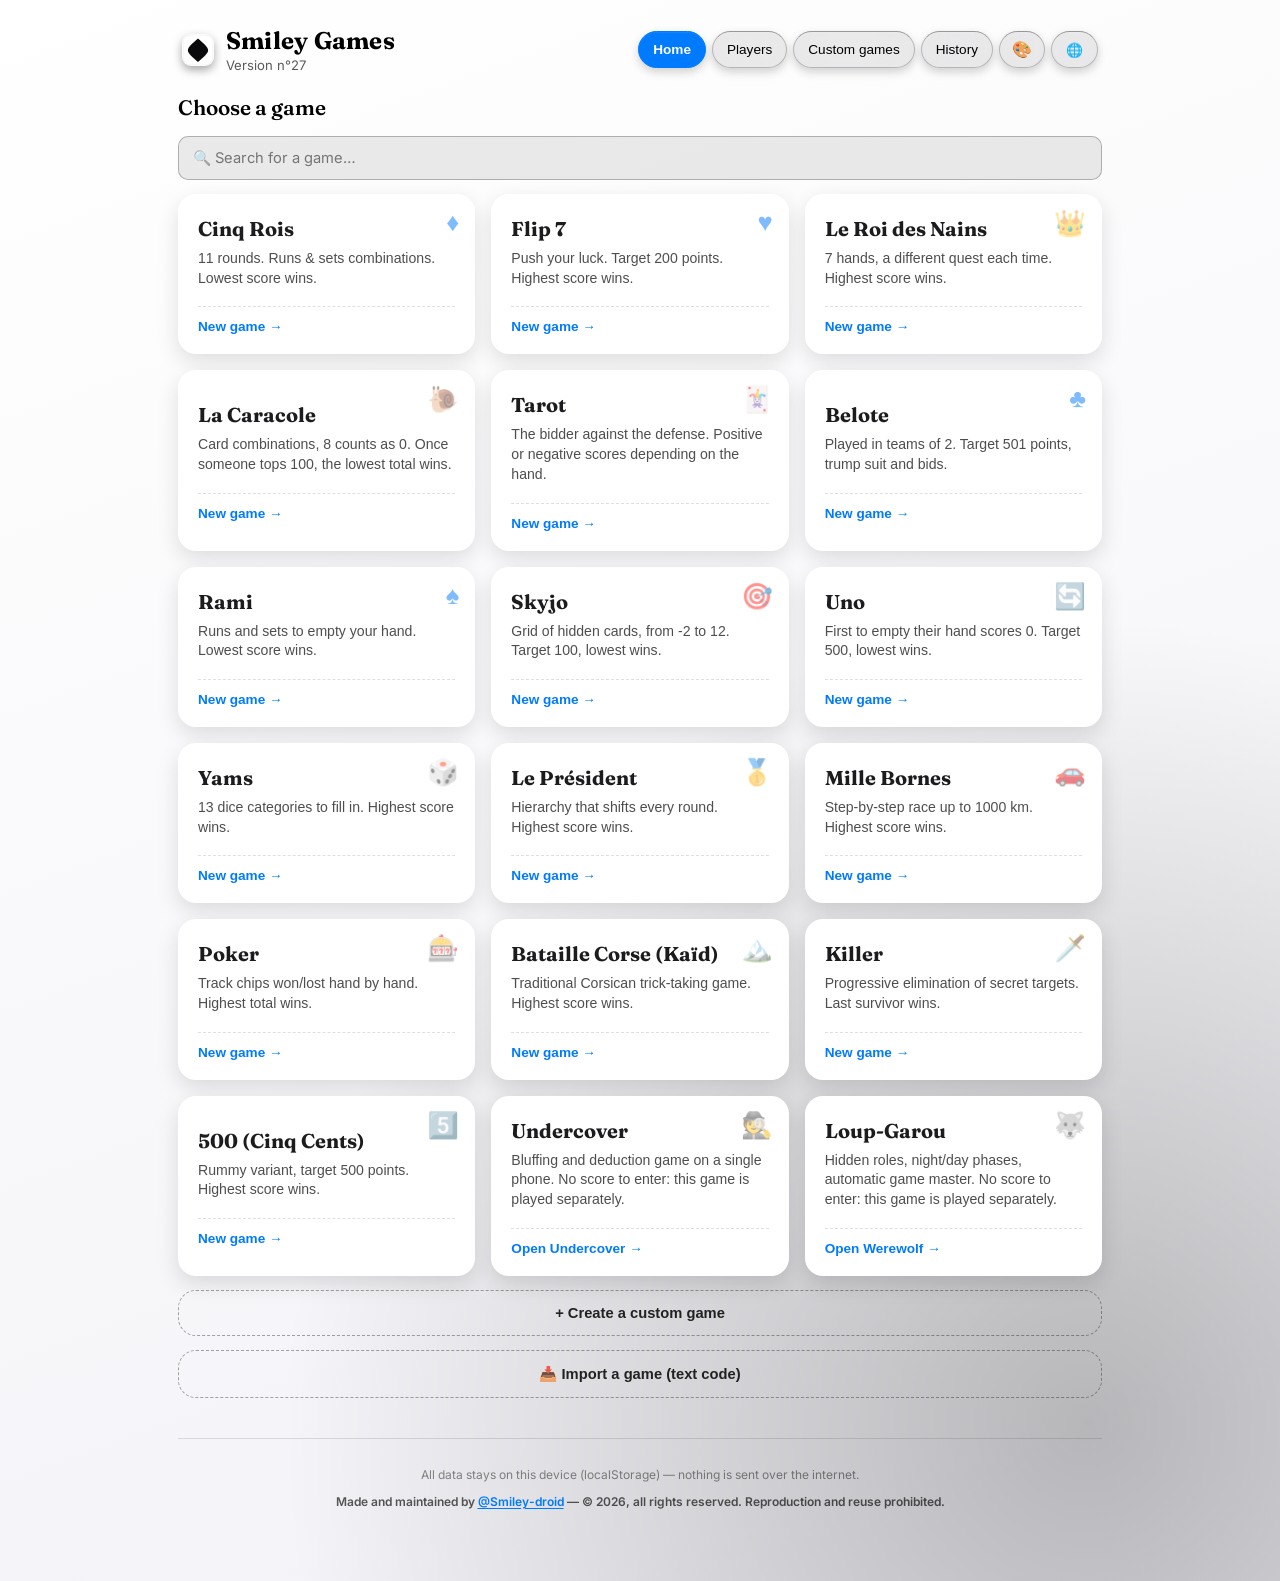
<file: index.html>
<!--
  © 2026 Smiley-droid — Tous droits réservés.
  Aucune copie, reproduction, distribution ou réutilisation de ce code
  n'est autorisée sans permission écrite préalable. Voir /LICENSE.
-->
<!DOCTYPE html>
<html lang="fr">
<head>
<meta charset="UTF-8">
<meta name="viewport" content="width=device-width, initial-scale=1.0">
<script>try{var t=localStorage.getItem('mp_theme_v1');if(t)document.documentElement.setAttribute('data-theme',t);}catch(e){}</script>
<title>Smiley Games — Cinq Rois, Flip 7, Roi des Nains, La Caracole & Undercover</title>
<link rel="icon" type="image/svg+xml" href="assets/logo.svg">
<link rel="icon" type="image/png" sizes="192x192" href="assets/icon-192.png">
<link rel="icon" type="image/png" sizes="512x512" href="assets/icon-512.png">

<!-- Icône d'application (ajout à l'écran d'accueil iOS) -->
<link rel="apple-touch-icon" href="assets/apple-touch-icon.png">
<link rel="apple-touch-icon" sizes="57x57" href="assets/icon-57.png">
<link rel="apple-touch-icon" sizes="60x60" href="assets/icon-60.png">
<link rel="apple-touch-icon" sizes="72x72" href="assets/icon-72.png">
<link rel="apple-touch-icon" sizes="76x76" href="assets/icon-76.png">
<link rel="apple-touch-icon" sizes="114x114" href="assets/icon-114.png">
<link rel="apple-touch-icon" sizes="120x120" href="assets/icon-120.png">
<link rel="apple-touch-icon" sizes="144x144" href="assets/icon-144.png">
<link rel="apple-touch-icon" sizes="152x152" href="assets/icon-152.png">
<link rel="apple-touch-icon" sizes="167x167" href="assets/icon-167.png">
<link rel="apple-touch-icon" sizes="180x180" href="assets/icon-180.png">
<meta name="apple-mobile-web-app-capable" content="yes">
<meta name="apple-mobile-web-app-status-bar-style" content="black-translucent">
<meta name="apple-mobile-web-app-title" content="Smiley Games">
<meta name="mobile-web-app-capable" content="yes">
<meta name="theme-color" content="#0f3d2e">

<!-- Manifeste web (Android / PWA) -->
<link rel="manifest" href="site.webmanifest">
<link rel="preconnect" href="https://fonts.googleapis.com">
<link href="https://fonts.googleapis.com/css2?family=Fraunces:opsz,wght@9..144,500;9..144,600;9..144,700&family=Inter:wght@400;500;600;700&family=JetBrains+Mono:wght@500;700&display=swap" rel="stylesheet">
<link rel="stylesheet" href="style.css?v=202608061120">
</head>
<body>

<div class="table-felt">
  <header class="topbar">
    <div class="brand">
      <img src="assets/logo.svg" alt="Logo Smiley Games" class="brand-suit">
      <div class="brand-text">
        <h1>Smiley Games</h1>
        <p id="version-line">Version n°27</p>
      </div>
    </div>
    <nav class="topnav">
      <button class="nav-btn" data-view="home" data-i18n="nav.home">Accueil</button>
      <button class="nav-btn" data-view="players" data-i18n="nav.players">Joueurs</button>
      <button class="nav-btn" data-view="customs" data-i18n="nav.customs">Jeux perso</button>
      <button class="nav-btn" data-view="history" data-i18n="nav.history">Historique</button>
      <button class="nav-btn theme-btn" id="theme-btn" data-i18n-title="theme.button">🎨</button>
      <button class="nav-btn lang-btn" id="lang-btn" data-i18n-title="lang.button">🌐</button>
    </nav>
  </header>

  <main id="app"></main>

  <footer class="foot">
    <p data-i18n="footer.privacy">Toutes les données restent sur cet appareil (localStorage) — aucune donnée n'est envoyée sur internet.</p>
    <p class="foot-credit"><span data-i18n="footer.creditPre">Créé et maintenu par</span> <a href="https://github.com/Smiley-droid" target="_blank" rel="noopener">@Smiley-droid</a> <span data-i18n="footer.creditPost">— © 2026, tous droits réservés. Reproduction et réutilisation interdites.</span></p>
  </footer>
</div>

<template id="tpl-home">
  <section class="view view-home">
    <h2 class="view-title" data-i18n="home.title">Choisir une partie</h2>
    <input type="search" id="game-search" class="game-search" data-i18n-placeholder="home.searchPlaceholder" placeholder="🔍 Rechercher un jeu…" autocomplete="off">
    <div class="game-picker" id="game-picker"></div>
    <p class="empty-note hidden" id="game-search-empty" data-i18n="home.emptySearch">Aucun jeu ne correspond à ta recherche.</p>

    <button class="create-custom-link" id="goto-create-custom" data-i18n="home.createCustom">+ Créer un jeu personnalisé</button>
    <button class="create-custom-link" id="goto-import" data-i18n="home.importGame">📥 Importer une partie (code texte)</button>

    <div id="resume-zone"></div>
  </section>
</template>

<template id="tpl-customgame-new">
  <section class="view view-customgame">
    <button class="back-link" data-back="home" data-i18n="common.back">← Retour</button>
    <h2 class="view-title" data-i18n="customgame.title">Créer un jeu personnalisé</h2>

    <div class="setup-block">
      <h3 data-i18n="customgame.nameLabel">Nom du jeu</h3>
      <input type="text" id="cg-name" data-i18n-placeholder="customgame.namePlaceholder" placeholder="Ex : Belote, Tarot, Rami maison…" maxlength="30">
    </div>

    <div class="setup-block">
      <h3 data-i18n="customgame.directionLabel">Sens du score</h3>
      <p class="hint" data-i18n="customgame.directionHint">Qui gagne à la fin de la partie ?</p>
      <div class="radio-group">
        <label class="radio-opt"><input type="radio" name="cg-direction" value="desc" checked> <span data-i18n="customgame.directionDesc">Le score le plus <strong>haut</strong> gagne</span></label>
        <label class="radio-opt"><input type="radio" name="cg-direction" value="asc"> <span data-i18n="customgame.directionAsc">Le score le plus <strong>bas</strong> gagne</span></label>
      </div>
    </div>

    <div class="setup-block">
      <h3 data-i18n="customgame.endLabel">Fin de partie</h3>
      <p class="hint" data-i18n="customgame.endHint">Comment la partie se termine-t-elle ?</p>
      <div class="radio-group">
        <label class="radio-opt"><input type="radio" name="cg-endmode" value="rounds" checked> <span data-i18n="customgame.endRounds">Un nombre de manches fixé</span></label>
        <label class="radio-opt"><input type="radio" name="cg-endmode" value="target"> <span data-i18n="customgame.endTarget">Un objectif de points à atteindre</span></label>
      </div>
      <div class="option-row" id="cg-rounds-row">
        <label for="cg-maxrounds" data-i18n="customgame.roundsCountLabel">Nombre de manches</label>
        <input type="number" id="cg-maxrounds" min="1" max="50" value="10">
      </div>
      <div class="option-row hidden" id="cg-target-row">
        <label for="cg-target" data-i18n="customgame.targetLabel">Objectif de points</label>
        <input type="number" id="cg-target" min="1" step="5" value="100">
      </div>
    </div>

    <div class="setup-block">
      <h3 data-i18n="customgame.vocabLabel">Vocabulaire</h3>
      <div class="option-row">
        <label for="cg-roundword" data-i18n="customgame.roundWordLabel">Nom d'une manche</label>
        <input type="text" id="cg-roundword" maxlength="16" value="Manche" style="width:130px;">
      </div>
    </div>

    <div class="setup-block">
      <h3 data-i18n="customgame.negativeLabel">Scores négatifs</h3>
      <p class="hint" data-i18n="customgame.negativeHint">Peut-on saisir des points négatifs pour une manche ?</p>
      <div class="radio-group">
        <label class="radio-opt"><input type="radio" name="cg-negative" value="yes"> <span data-i18n="customgame.negativeYes">Oui, autoriser le négatif</span></label>
        <label class="radio-opt"><input type="radio" name="cg-negative" value="no" checked> <span data-i18n="customgame.negativeNo">Non, scores positifs uniquement</span></label>
      </div>
    </div>

    <button id="cg-save" class="btn-primary btn-large" data-i18n="customgame.save">Créer ce jeu</button>
  </section>
</template>

<template id="tpl-setup">
  <section class="view view-setup">
    <button class="back-link" data-back="home" data-i18n="common.back">← Retour</button>
    <div class="board-title-row">
      <h2 class="view-title" id="setup-title">Nouvelle partie</h2>
      <button class="rules-btn" id="setup-rules-btn" data-i18n-title="common.rulesTitle">?</button>
    </div>

    <div class="setup-block">
      <h3 data-i18n="setup.playersLabel">Joueurs</h3>
      <p class="hint" data-i18n="setup.playersHint">Sélectionne des joueurs enregistrés ou ajoutes-en un nouveau.</p>
      <div id="setup-player-list" class="chip-list"></div>
      <div class="inline-add">
        <input type="text" id="setup-new-player" data-i18n-placeholder="common.playerNamePlaceholder" placeholder="Nom du joueur" maxlength="24">
        <button id="setup-add-player" class="btn-ghost" data-i18n="common.addBtn">+ Ajouter</button>
      </div>
    </div>

    <div class="setup-block" id="setup-options"></div>

    <button id="setup-start" class="btn-primary btn-large" data-i18n="setup.startBtn">Commencer la partie</button>
  </section>
</template>

<template id="tpl-board">
  <section class="view view-board">
    <button class="back-link" data-back="home" data-i18n="board.abandon">← Abandonner / Accueil</button>
    <div class="board-head">
      <div class="board-title-row">
        <h2 class="view-title" id="board-title">Partie</h2>
        <button class="rules-btn" id="board-rules-btn" data-i18n-title="common.rulesTitle">?</button>
      </div>
      <div class="board-meta" id="board-meta"></div>
    </div>

    <div id="winner-banner" class="winner-banner hidden"></div>

    <div id="board-timer"></div>

    <div class="scoreboard-wrap">
      <table class="scoreboard" id="scoreboard"></table>
    </div>

    <div id="board-manage-players"></div>

    <div class="board-actions" id="board-actions"></div>
  </section>
</template>

<template id="tpl-customs">
  <section class="view view-customs">
    <h2 class="view-title" data-i18n="customs.title">Mes jeux personnalisés</h2>
    <div class="setup-block">
      <p class="hint" style="margin-bottom:0;" data-i18n="customs.hint">Crée un jeu sur mesure : nom, sens du score, fin de partie (nombre de manches ou objectif de points) — tout est réglable.</p>
    </div>
    <button class="btn-primary" id="customs-new-btn" style="margin-bottom:18px;" data-i18n="customs.newBtn">+ Nouveau jeu personnalisé</button>
    <ul class="player-manage-list" id="customs-list"></ul>
  </section>
</template>

<template id="tpl-players">
  <section class="view view-players">
    <h2 class="view-title" data-i18n="players.title">Joueurs enregistrés</h2>
    <div class="setup-block">
      <p class="hint" data-i18n="players.hint">Ces joueurs sont sauvegardés sur cet appareil et réutilisables pour toutes les parties.</p>
      <div class="inline-add">
        <input type="text" id="players-new" data-i18n-placeholder="common.playerNamePlaceholder" placeholder="Nom du joueur" maxlength="24">
        <button id="players-add" class="btn-ghost" data-i18n="common.addBtn">+ Ajouter</button>
      </div>
    </div>
    <ul class="player-manage-list" id="players-manage-list"></ul>
  </section>
</template>

<template id="tpl-history">
  <section class="view view-history">
    <h2 class="view-title" data-i18n="history.title">Historique des parties</h2>
    <div id="history-list"></div>
  </section>
</template>

<script src="app.js?v=202608061120"></script>
</body>
</html>
</file>
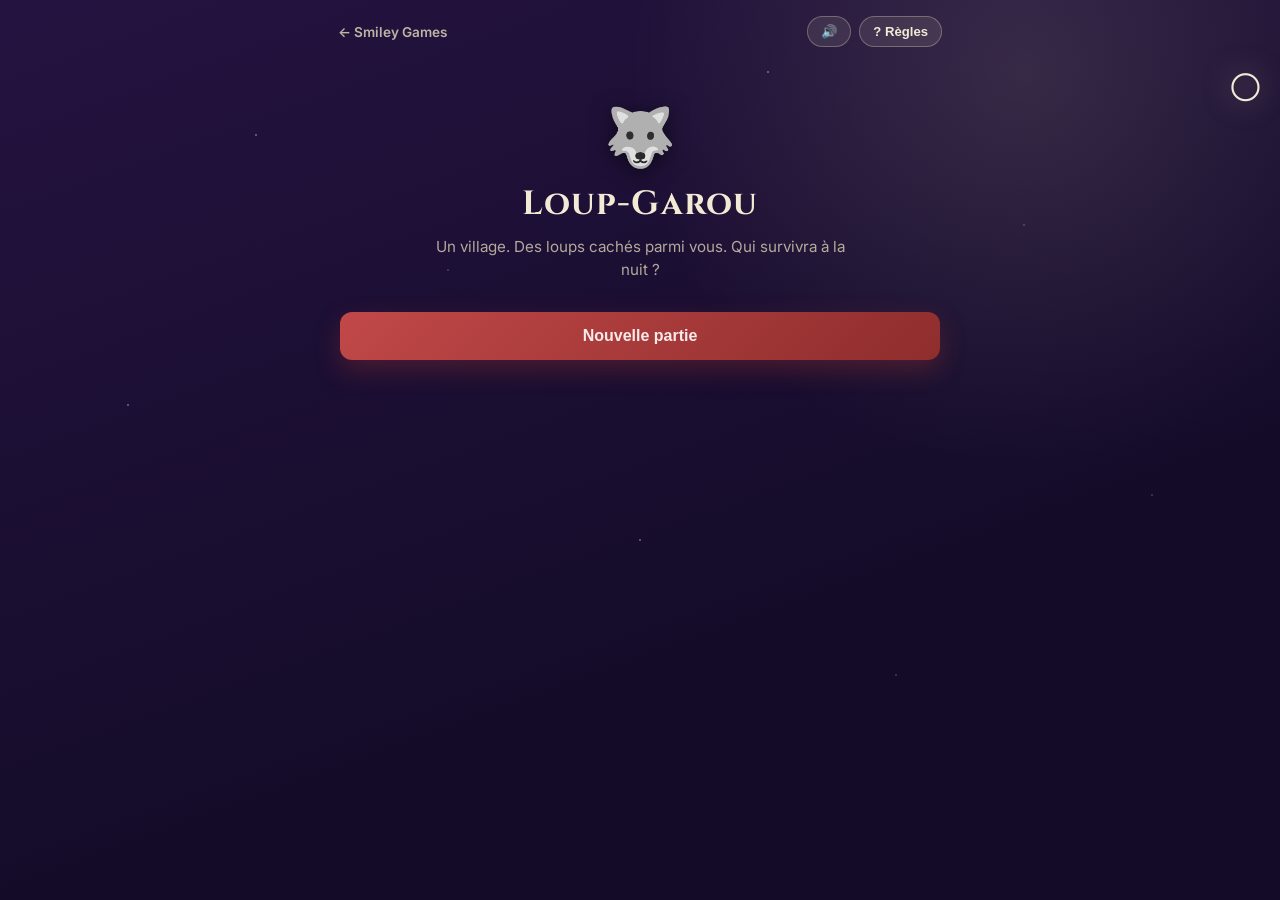
<file: loup-garou/index.html>
<!--
  © 2026 Smiley-droid — Tous droits réservés. Voir /LICENSE.
-->
<!DOCTYPE html>
<html lang="fr">
<head>
<meta charset="UTF-8">
<meta name="viewport" content="width=device-width, initial-scale=1.0">
<title>Loup-Garou — Smiley Games</title>
<link rel="preconnect" href="https://fonts.googleapis.com">
<link href="https://fonts.googleapis.com/css2?family=Cinzel:wght@600;700&family=Inter:wght@400;500;600;700&family=JetBrains+Mono:wght@600&display=swap" rel="stylesheet">
<link rel="stylesheet" href="style.css">
</head>
<body>

<div class="night-sky">
  <div class="stars"></div>
  <div class="moon">🌕</div>

  <header class="lg-topbar">
    <a href="../index.html" class="lg-back">← Smiley Games</a>
    <div class="lg-topbar-actions">
      <button class="lg-rules-btn" id="voice-btn">🔊</button>
      <button class="lg-rules-btn" id="rules-btn">? Règles</button>
    </div>
  </header>

  <main id="app"></main>
</div>

<template id="tpl-home">
  <section class="lg-view lg-home">
    <div class="lg-brand">
      <span class="lg-wolf">🐺</span>
      <h1>Loup-Garou</h1>
      <p>Un village. Des loups cachés parmi vous. Qui survivra à la nuit ?</p>
    </div>
    <button class="lg-btn-primary" id="new-game-btn">Nouvelle partie</button>
    <div id="lg-resume-zone"></div>
  </section>
</template>

<template id="tpl-setup">
  <section class="lg-view lg-setup">
    <button class="lg-link-back" data-back="home">← Retour</button>
    <h2>Joueurs</h2>
    <p class="lg-hint">Ajoute tous les joueurs présents autour de la table (5 minimum, 8-12 idéal).</p>
    <div class="lg-inline-add">
      <input type="text" id="setup-new-player" placeholder="Nom du joueur" maxlength="24">
      <button id="setup-add-player" class="lg-btn-ghost">+ Ajouter</button>
    </div>
    <ul class="lg-player-list" id="setup-player-list"></ul>

    <h2>Rôles spéciaux</h2>
    <p class="lg-hint">Le nombre de loups s'ajuste automatiquement. Coche les rôles spéciaux que tu veux inclure.</p>
    <div class="lg-role-picker" id="role-picker"></div>

    <div class="lg-summary" id="setup-summary"></div>

    <button class="lg-btn-primary" id="distribute-btn">Distribuer les rôles</button>
  </section>
</template>

<template id="tpl-reveal">
  <section class="lg-view lg-reveal">
    <p class="lg-progress" id="reveal-progress">Joueur 1 / 8</p>
    <div class="lg-role-card" id="role-card">
      <div class="lg-role-card-face lg-role-card-hidden" id="role-card-hidden">
        <p class="lg-pass-name" id="pass-name">Passe le téléphone à</p>
        <h2 id="reveal-player-name">—</h2>
        <p class="lg-tap-hint">Touche pour révéler ton rôle</p>
      </div>
      <div class="lg-role-card-face lg-role-card-shown hidden" id="role-card-shown">
        <span class="lg-role-icon" id="reveal-role-icon">🐺</span>
        <h2 id="reveal-role-name">Loup-Garou</h2>
        <p id="reveal-role-desc">Description du rôle</p>
      </div>
    </div>
    <button class="lg-btn-primary hidden" id="reveal-next-btn">Joueur suivant →</button>
  </section>
</template>

<template id="tpl-master">
  <section class="lg-view lg-master">
    <div class="lg-phase-banner" id="phase-banner">🌙 Nuit 1</div>

    <div id="master-step"></div>

    <h3 class="lg-players-heading">Joueurs</h3>
    <ul class="lg-alive-list" id="alive-list"></ul>

    <button class="lg-link-back" id="abandon-btn" data-back="home">Abandonner la partie</button>
  </section>
</template>

<template id="tpl-end">
  <section class="lg-view lg-end">
    <div class="lg-end-banner" id="end-banner"></div>
    <h3 class="lg-players-heading">Tous les rôles</h3>
    <ul class="lg-alive-list" id="end-role-list"></ul>
    <button class="lg-btn-primary" id="end-newgame-btn">Nouvelle partie</button>
  </section>
</template>

<script src="app.js"></script>
</body>
</html>
</file>
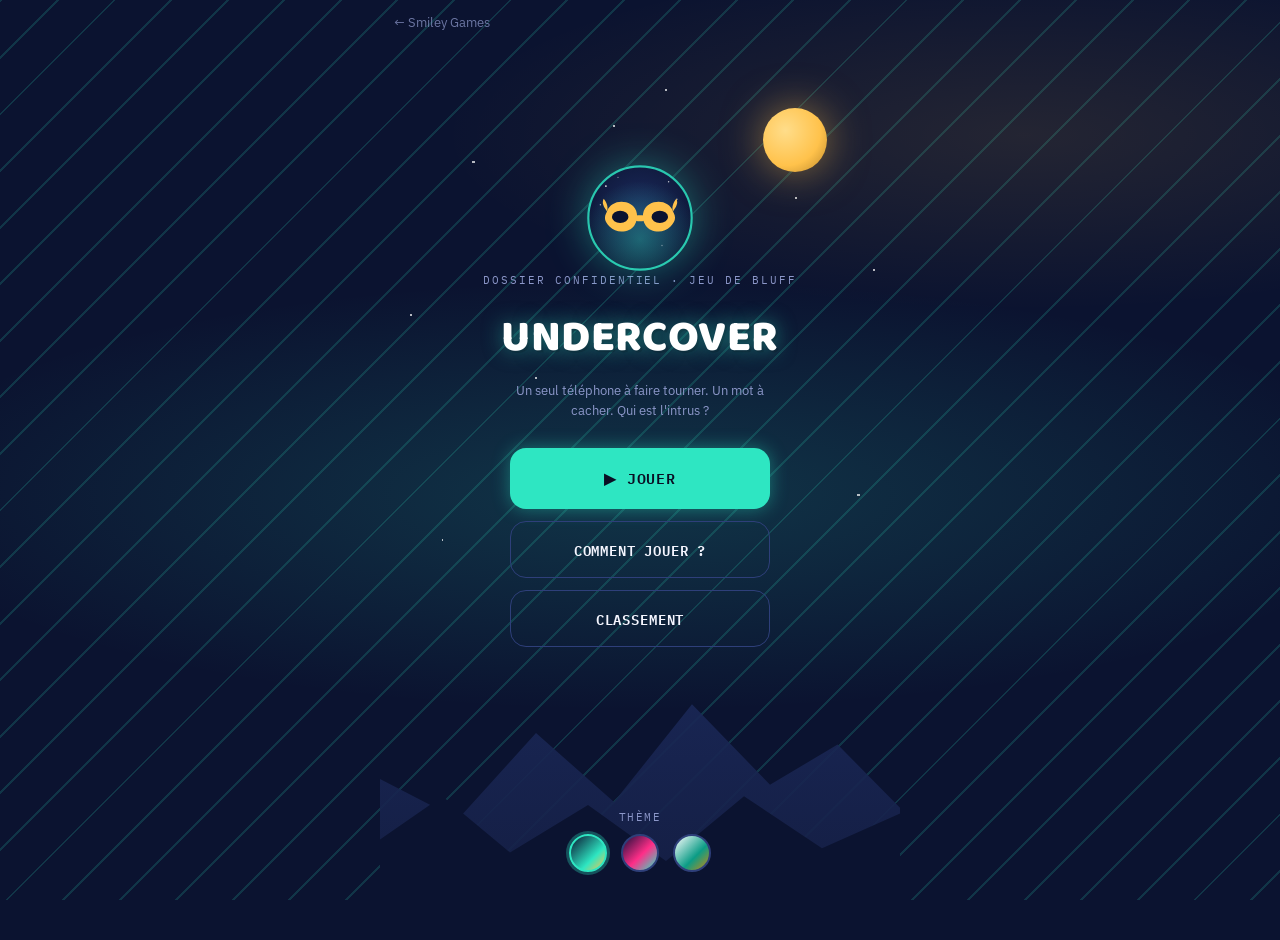
<file: undercover/index.html>
<!DOCTYPE html>
<html lang="fr">
<head>
<meta charset="UTF-8">
<meta name="viewport" content="width=device-width, initial-scale=1.0, maximum-scale=1, user-scalable=no">
<title>UNDERCOVER — Dossier confidentiel</title>
<link rel="icon" type="image/svg+xml" href="logo.svg">
<link rel="icon" type="image/png" sizes="32x32" href="favicon-32.png">
<link rel="icon" type="image/png" sizes="16x16" href="favicon-16.png">
<link rel="apple-touch-icon" sizes="180x180" href="apple-touch-icon.png">
<link rel="preconnect" href="https://fonts.googleapis.com">
<link href="https://fonts.googleapis.com/css2?family=Baloo+2:wght@500;600;700;800&family=IBM+Plex+Sans:wght@400;500;600;700&family=IBM+Plex+Mono:wght@400;500;600&display=swap" rel="stylesheet">
<link rel="stylesheet" href="styles.css">
</head>
<body>
<div id="app"></div>

<!-- Chargés dans cet ordre : les données/rôles, puis les utilitaires partagés,
     puis l'accueil, puis l'écran de configuration, puis le moteur de jeu, puis le point d'entrée. -->
<script src="words.js"></script>
<script src="utils.js"></script>
<script src="home.js"></script>
<script src="setup.js"></script>
<script src="game.js"></script>
<script src="main.js"></script>
</body>
</html>
</file>
<file: style.css>
/*
  © 2026 Smiley-droid — Tous droits réservés.
  Aucune copie, reproduction, distribution ou réutilisation de ce code
  n'est autorisée sans permission écrite préalable. Voir /LICENSE.
*/
:root{
  /* Base = Apple Clair (mode automatique : voir la media query ci-dessous) */
  --felt-1:#ffffff;
  --felt-2:#f2f2f7;
  --paper:#ffffff;
  --paper-2:#f2f2f7;
  --ink:#1c1c1e;
  --ink-rgb:28,28,30;
  --gold:#007aff;
  --gold-dim:#007aff;
  --crimson:#ff3b30;
  --felt-text-rgb:0,0,0;
  --accent-text:#ffffff;
  --paper-accent:#007aff;
  --line:rgba(28,28,30,0.14);
  --radius:18px;
  --shadow-card:0 8px 22px rgba(0,0,0,0.12);
  font-size:16px;
}

/* Mode automatique : suit le réglage clair/sombre de l'appareil quand aucun
   thème n'est forcé explicitement (voir les surcharges [data-theme] plus bas,
   qui gagnent toujours sur cette media query). */
@media (prefers-color-scheme: dark){
  :root{
    --felt-1:#000000;
    --felt-2:#1c1c1e;
    --paper:#1c1c1e;
    --paper-2:#2c2c2e;
    --ink:#ffffff;
    --ink-rgb:255,255,255;
    --gold:#0a84ff;
    --gold-dim:#0a84ff;
    --crimson:#ff453a;
    --felt-text-rgb:255,255,255;
    --accent-text:#ffffff;
    --paper-accent:#0a84ff;
    --line:rgba(255,255,255,0.16);
    --shadow-card:0 10px 30px rgba(0,0,0,0.6);
  }
}

[data-theme="appledark"]{
  --felt-1:#000000;
  --felt-2:#1c1c1e;
  --paper:#1c1c1e;
  --paper-2:#2c2c2e;
  --ink:#ffffff;
  --ink-rgb:255,255,255;
  --gold:#0a84ff;
  --gold-dim:#0a84ff;
  --crimson:#ff453a;
  --felt-text-rgb:255,255,255;
  --accent-text:#ffffff;
  --paper-accent:#0a84ff;
  --line:rgba(255,255,255,0.16);
  --shadow-card:0 10px 30px rgba(0,0,0,0.6);
}
[data-theme="applelight"]{
  --felt-1:#ffffff;
  --felt-2:#f2f2f7;
  --paper:#ffffff;
  --paper-2:#f2f2f7;
  --ink:#1c1c1e;
  --ink-rgb:28,28,30;
  --gold:#007aff;
  --gold-dim:#007aff;
  --crimson:#ff3b30;
  --felt-text-rgb:0,0,0;
  --accent-text:#ffffff;
  --paper-accent:#007aff;
  --line:rgba(28,28,30,0.14);
  --shadow-card:0 8px 22px rgba(0,0,0,0.12);
}
[data-theme="fantasy"]{
  --felt-1:#2a1152;
  --felt-2:#4b1d78;
  --paper:#f3ead6;
  --paper-2:#e9dcbd;
  --ink:#2a1a3d;
  --ink-rgb:42,26,61;
  --gold:#e6b8ff;
  --gold-dim:#c98bf0;
  --crimson:#a33d3d;
  --felt-text-rgb:238,225,255;
  --accent-text:#2a1152;
  --paper-accent:#7a3fb0;
  --line:rgba(42,26,61,0.18);
  --shadow-card:0 12px 32px rgba(74,20,120,0.5);
}

*{box-sizing:border-box;}
html,body{margin:0;padding:0;}
body{
  font-family:-apple-system,BlinkMacSystemFont,'SF Pro Text','Inter',system-ui,sans-serif;
  color:var(--ink);
  background:
    radial-gradient(circle at 15% 10%, rgba(255,255,255,0.05), transparent 40%),
    radial-gradient(circle at 85% 90%, rgba(0,0,0,0.25), transparent 45%),
    linear-gradient(160deg, var(--felt-1), var(--felt-2));
  min-height:100vh;
}

.table-felt{
  max-width:960px;
  margin:0 auto;
  padding:20px 18px 60px;
}

/* Topbar */
.topbar{
  display:flex;
  align-items:center;
  justify-content:space-between;
  flex-wrap:wrap;
  gap:14px;
  padding:6px 4px 22px;
}
.brand{display:flex;align-items:center;gap:12px;}
.brand-suit{
  width:32px;
  height:32px;
  flex-shrink:0;
  border-radius:9px;
  box-shadow:0 4px 10px rgba(0,0,0,0.35);
}
.brand-text h1{
  font-family:'Fraunces',serif;
  font-weight:700;
  font-size:1.5rem;
  color:rgba(var(--felt-text-rgb),1);
  margin:0;
  letter-spacing:0.01em;
}
.brand-text p{
  margin:2px 0 0;
  color:rgba(var(--felt-text-rgb),0.65);
  font-size:0.82rem;
}
.topnav{display:flex;flex-wrap:wrap;gap:6px;}
.nav-btn{
  background:rgba(var(--felt-text-rgb),0.08);
  border:1px solid rgba(var(--felt-text-rgb),0.22);
  border-top-color:rgba(var(--felt-text-rgb),0.35);
  color:rgba(var(--felt-text-rgb),1);
  padding:8px 14px;
  border-radius:999px;
  font-size:0.85rem;
  font-weight:500;
  cursor:pointer;
  backdrop-filter:blur(14px) saturate(160%);
  -webkit-backdrop-filter:blur(14px) saturate(160%);
  box-shadow:0 1px 1px rgba(255,255,255,0.08) inset, 0 4px 10px rgba(0,0,0,0.18);
  transition:background .15s ease, transform .1s ease;
}
.nav-btn:hover{background:rgba(var(--felt-text-rgb),0.16);}
.nav-btn:active{transform:scale(0.97);}
.nav-btn.active{
  background:var(--gold);
  color:var(--accent-text);
  border-color:var(--gold);
  font-weight:600;
}
.nav-btn:focus-visible, button:focus-visible, input:focus-visible{
  outline:2px solid var(--gold);
  outline-offset:2px;
}

/* Views */
.view{animation:rise .28s ease both;}
@keyframes rise{from{opacity:0;transform:translateY(6px);}to{opacity:1;transform:none;}}
@media (prefers-reduced-motion: reduce){.view{animation:none;}}

.view-title{
  font-family:'Fraunces',serif;
  color:rgba(var(--felt-text-rgb),1);
  font-weight:600;
  font-size:1.3rem;
  margin:0 0 16px;
}

.back-link{
  background:none;border:none;color:rgba(var(--felt-text-rgb),0.7);
  font-size:0.85rem;cursor:pointer;padding:4px 0;margin-bottom:10px;
}
.back-link:hover{color:rgba(var(--felt-text-rgb),1);}

/* Home / game picker */
.game-search{
  width:100%;
  padding:12px 14px;
  margin-bottom:14px;
  border-radius:10px;
  border:1.5px solid rgba(var(--felt-text-rgb),0.25);
  background:rgba(var(--felt-text-rgb),0.08);
  color:rgba(var(--felt-text-rgb),1);
  font-family:-apple-system,BlinkMacSystemFont,'SF Pro Text','Inter',sans-serif;
  font-size:0.92rem;
}
.game-search::placeholder{color:rgba(var(--felt-text-rgb),0.5);}
.game-search:focus-visible{outline:2px solid var(--gold);outline-offset:1px;}

.game-picker{
  display:grid;
  grid-template-columns:repeat(auto-fill, minmax(230px, 1fr));
  gap:16px;
}
@media (max-width:600px){.game-picker{grid-template-columns:1fr;}}

.game-card{
  position:relative;
  text-align:left;
  background:var(--paper);
  border:none;
  color:var(--ink);
  border-radius:var(--radius);
  padding:22px 20px 20px;
  cursor:pointer;
  box-shadow:var(--shadow-card);
  transition:transform .15s ease, box-shadow .15s ease;
}
.game-card:hover{transform:translateY(-3px);box-shadow:0 16px 34px rgba(0,0,0,0.4);}
.game-card-suit{
  position:absolute; top:14px; right:16px;
  font-size:1.6rem; color:var(--gold-dim); opacity:0.5;
}
.game-card h3{
  font-family:'Fraunces',serif;
  margin:0 0 8px;
  font-size:1.25rem;
}
.game-card p{
  margin:0 0 18px;
  font-size:0.88rem;
  color:rgba(var(--ink-rgb),0.78);
  line-height:1.4;
}
.game-card-cta{
  font-weight:600;
  font-size:0.85rem;
  color:var(--paper-accent);
  border-top:1px dashed var(--line);
  display:block;
  padding-top:12px;
}

.game-card.add-custom{
  background:transparent;
  border:1.5px dashed rgba(var(--felt-text-rgb),0.4);
  box-shadow:none;
  display:flex;
  align-items:center;
  justify-content:center;
  min-height:120px;
}
.game-card.add-custom:hover{border-color:var(--gold);background:rgba(var(--felt-text-rgb),0.05);transform:translateY(-3px);}
.game-card.add-custom .add-custom-inner{text-align:center;color:rgba(var(--felt-text-rgb),1);}
.game-card.add-custom .add-custom-inner span{font-size:1.6rem;display:block;color:var(--gold);margin-bottom:6px;}
.game-card.add-custom .add-custom-inner p{margin:0;font-size:0.85rem;font-weight:600;}

.game-card-remove{
  position:absolute; top:12px; left:14px;
  background:none;border:none;color:var(--crimson);
  font-size:1rem; font-weight:700; cursor:pointer;
  line-height:1; padding:2px 6px; border-radius:6px;
}
.game-card-remove:hover{background:rgba(163,61,61,0.1);}

.radio-group{display:flex;flex-direction:column;gap:8px;margin-bottom:10px;}
.radio-opt{
  display:flex;align-items:center;gap:8px;
  font-size:0.9rem;
  padding:9px 12px;
  border:1.5px solid var(--line);
  border-radius:8px;
  cursor:pointer;
}
.radio-opt input{accent-color:var(--paper-accent);}
.radio-opt:has(input:checked){border-color:var(--paper-accent);background:rgba(var(--ink-rgb),0.05);}
.option-row.hidden{display:none;}

.hidden{display:none !important;}

.create-custom-link{
  display:block;
  width:100%;
  background:none;
  border:1.5px dashed rgba(var(--felt-text-rgb),0.35);
  color:rgba(var(--felt-text-rgb),0.85);
  padding:14px;
  border-radius:var(--radius);
  font-weight:600;
  font-size:0.92rem;
  cursor:pointer;
  margin-top:14px;
}
.create-custom-link:hover{border-color:var(--gold);color:var(--gold);}

.radio-group{display:flex;flex-direction:column;gap:8px;margin-bottom:8px;}
.radio-opt{
  display:flex;align-items:center;gap:8px;
  font-size:0.88rem;
  cursor:pointer;
  padding:8px 10px;
  border:1.5px solid var(--line);
  border-radius:8px;
}
.radio-opt input{margin:0;}
.radio-opt:has(input:checked){border-color:var(--paper-accent);background:rgba(var(--ink-rgb),0.05);}

.custom-game-card-actions{display:flex;gap:8px;}
.custom-game-card-actions button{font-size:0.78rem;}

#resume-zone{margin-top:22px;}
.resume-card{
  background:rgba(var(--felt-text-rgb),0.08);
  border:1px solid rgba(var(--felt-text-rgb),0.2);
  border-radius:var(--radius);
  padding:16px 18px;
  color:rgba(var(--felt-text-rgb),1);
  display:flex; align-items:center; justify-content:space-between; gap:12px; flex-wrap:wrap;
}
.resume-card strong{font-family:'Fraunces',serif;}
.resume-card p{margin:2px 0 0;font-size:0.82rem;color:rgba(var(--felt-text-rgb),0.7);}

/* Setup */
.setup-block{
  background:var(--paper);
  border-radius:var(--radius);
  padding:18px 18px 20px;
  margin-bottom:16px;
  box-shadow:var(--shadow-card);
}
.setup-block h3{
  font-family:'Fraunces',serif;
  margin:0 0 4px;
  font-size:1.05rem;
}
.hint{font-size:0.82rem;color:rgba(var(--ink-rgb),0.72);margin:0 0 12px;}
.setup-block-head{display:flex;align-items:center;justify-content:space-between;gap:10px;}
.setup-block-head h3{margin:0;}
.board-toggle-add{
  width:100%;
  background:rgba(var(--felt-text-rgb),0.08);
  color:rgba(var(--felt-text-rgb),1);
  border:1.5px dashed rgba(var(--felt-text-rgb),0.3);
  padding:9px 14px;
  border-radius:8px;
  font-weight:600;
  font-size:0.85rem;
  cursor:pointer;
  margin-bottom:10px;
}
.board-toggle-add:hover{background:rgba(var(--felt-text-rgb),0.16);}

.chip-list{display:flex;flex-wrap:wrap;gap:8px;margin-bottom:12px;}
.chip{
  display:inline-flex;align-items:center;gap:6px;
  padding:7px 12px;
  border-radius:999px;
  border:1.5px solid var(--line);
  background:var(--paper-2);
  color:var(--ink);
  font-size:0.85rem;
  cursor:pointer;
  user-select:none;
  transition:all .12s ease;
}
.chip.selected{
  background:var(--felt-1);
  color:rgba(var(--felt-text-rgb),1);
  border-color:var(--paper-accent);
}
.chip .chip-remove{opacity:0.6;font-weight:700;}
.chip .chip-remove:hover{opacity:1;}

.inline-add{display:flex;gap:8px;}
.inline-add input{
  flex:1;
  padding:10px 12px;
  border-radius:8px;
  border:1.5px solid var(--line);
  font-family:-apple-system,BlinkMacSystemFont,'SF Pro Text','Inter',sans-serif;
  background:var(--paper);color:var(--ink);font-size:0.9rem;
}
.btn-ghost{
  background:transparent;
  border:1.5px solid var(--line);
  color:var(--paper-accent);
  padding:9px 14px;
  border-radius:8px;
  font-weight:600;
  font-size:0.85rem;
  cursor:pointer;
  white-space:nowrap;
}
.btn-ghost:hover{background:rgba(var(--ink-rgb),0.06);color:var(--paper-accent);}

.option-row{display:flex;align-items:center;justify-content:space-between;gap:12px;padding:8px 0;}
.option-row label{font-size:0.9rem;font-weight:500;}
.option-row input[type="number"]{
  width:80px;padding:8px 10px;border-radius:8px;border:1.5px solid var(--line);
  background:var(--paper);color:var(--ink);font-family:'JetBrains Mono',monospace;text-align:center;
}

.btn-primary{
  background:var(--gold);
  color:var(--accent-text);
  border:none;
  padding:13px 20px;
  border-radius:10px;
  font-weight:700;
  font-size:0.95rem;
  cursor:pointer;
  width:100%;
  box-shadow:0 6px 16px rgba(200,162,75,0.35);
}
.btn-primary:hover{filter:brightness(1.05);}
.btn-primary:disabled{opacity:0.4;cursor:not-allowed;box-shadow:none;}
.btn-large{font-size:1.02rem;padding:15px 20px;}

/* Board */
.board-head{display:flex;justify-content:space-between;align-items:baseline;flex-wrap:wrap;gap:8px;margin-bottom:16px;}
.board-title-row{display:flex;align-items:center;gap:8px;margin-bottom:16px;}
.board-title-row .view-title{margin:0;}
.board-head .board-title-row{margin-bottom:0;}
.rules-btn{
  width:26px; height:26px;
  border-radius:50%;
  border:1.5px solid rgba(var(--felt-text-rgb),0.4);
  background:rgba(var(--felt-text-rgb),0.08);
  color:rgba(var(--felt-text-rgb),1);
  font-family:'Fraunces',serif;
  font-weight:700;
  font-size:0.85rem;
  line-height:1;
  cursor:pointer;
  flex-shrink:0;
}
.rules-btn:hover{background:rgba(var(--felt-text-rgb),0.18);}
.board-meta{color:rgba(var(--felt-text-rgb),0.7);font-size:0.85rem;}

.winner-banner{
  background:linear-gradient(120deg, var(--gold), #e8c877);
  color:#2a2005;
  padding:14px 18px;
  border-radius:var(--radius);
  font-family:'Fraunces',serif;
  font-weight:600;
  font-size:1.05rem;
  margin-bottom:14px;
  box-shadow:0 8px 20px rgba(200,162,75,0.4);
}
.winner-banner.hidden{display:none;}

.scoreboard-wrap{
  position:relative;
  background:var(--paper);
  border-radius:var(--radius);
  overflow-x:auto;
  box-shadow:var(--shadow-card);
  margin-bottom:16px;
}
table.scoreboard{
  border-collapse:collapse;
  width:100%;
  min-width:420px;
}
.scoreboard th, .scoreboard td{
  padding:10px 12px;
  text-align:center;
  border-bottom:1px solid var(--line);
  font-family:'JetBrains Mono',monospace;
  font-size:0.9rem;
}
.scoreboard thead th{
  font-family:'Fraunces',serif;
  font-weight:600;
  font-size:0.95rem;
  background:var(--paper-2);
  position:sticky; top:0;
}
.scoreboard thead th:first-child, .scoreboard td:first-child{
  text-align:left;
  font-family:-apple-system,BlinkMacSystemFont,'SF Pro Text','Inter',sans-serif;
  color:rgba(var(--ink-rgb),0.6);
  font-size:0.72rem;
  white-space:nowrap;
  padding-left:10px;
  padding-right:6px;
  position:sticky;
  left:0;
  z-index:2;
  background:var(--paper);
  box-shadow:2px 0 4px rgba(0,0,0,0.08);
}
.scoreboard thead th:first-child{
  background:var(--paper-2);
  z-index:3;
}
.scoreboard tfoot td:first-child{
  background:var(--paper-2);
}
.scoreboard tbody tr:last-child td{border-bottom:none;}
.scoreboard tfoot td{
  font-weight:700;
  background:var(--paper-2);
  border-top:2px solid var(--gold-dim);
}
.scoreboard td input{
  width:56px;
  padding:6px 4px;
  text-align:center;
  border:1.5px solid var(--line);
  border-radius:6px;
  background:var(--paper);
  color:var(--ink);
  font-family:'JetBrains Mono',monospace;
  font-size:0.9rem;
}
.scoreboard .leader{color:var(--paper-accent);font-weight:700;}
.scoreboard .bust{color:var(--crimson);}
.player-col-name{
  display:flex; align-items:center; justify-content:center; gap:4px;
  max-width:120px;
}
.player-col-name span{
  overflow:hidden;
  text-overflow:ellipsis;
  white-space:nowrap;
}
.remove-col{
  background:none;border:none;color:var(--crimson);cursor:pointer;font-size:0.9rem;line-height:1;
  padding:2px;
  flex-shrink:0;
}

@media (max-width:420px){
  .scoreboard th, .scoreboard td{ padding:8px 8px; font-size:0.82rem; }
  .scoreboard td input{ width:46px; padding:5px 2px; }
  .player-col-name{ max-width:80px; }
}

.board-actions{display:flex;flex-direction:column;gap:10px;}
.board-actions .btn-primary, .board-actions .btn-ghost{width:100%;}
.board-actions .btn-ghost{background:rgba(var(--felt-text-rgb),0.08);color:rgba(var(--felt-text-rgb),1);border-color:rgba(var(--felt-text-rgb),0.3);}
.board-actions .btn-ghost:hover{background:rgba(var(--felt-text-rgb),0.18);color:rgba(var(--felt-text-rgb),1);}

/* Players management */
.player-manage-list{list-style:none;margin:16px 0 0;padding:0;display:flex;flex-direction:column;gap:8px;}
.player-manage-list li{
  background:var(--paper);
  border-radius:10px;
  padding:12px 14px;
  display:flex;align-items:center;justify-content:space-between;
  box-shadow:0 2px 8px rgba(0,0,0,0.15);
}
.player-manage-list .pname{font-weight:600;}
.player-manage-list .pmeta{font-size:0.78rem;color:rgba(var(--ink-rgb),0.6);}
.player-manage-list .pstats{font-size:0.8rem;color:var(--paper-accent);font-weight:600;margin-top:3px;}
.icon-btn{
  background:none;border:none;cursor:pointer;color:var(--crimson);font-size:0.9rem;font-weight:600;
}
.empty-note{color:rgba(var(--felt-text-rgb),0.6);font-size:0.88rem;padding:20px 4px;text-align:center;}

/* History */
.history-card{
  background:var(--paper);
  border-radius:var(--radius);
  padding:16px 18px;
  margin-bottom:12px;
  box-shadow:var(--shadow-card);
}
.history-card h4{font-family:'Fraunces',serif;margin:0 0 4px;font-size:1.05rem;}
.history-card .hdate{font-size:0.78rem;color:rgba(var(--ink-rgb),0.6);margin-bottom:10px;}
.history-scores{display:flex;flex-wrap:wrap;gap:8px;}
.history-pill{
  padding:5px 10px;border-radius:999px;background:var(--paper-2);
  font-family:'JetBrains Mono',monospace;font-size:0.8rem;
}
.history-pill.win{background:var(--gold);color:var(--accent-text);font-weight:700;}
.history-actions{margin-top:10px;}

.foot{
  text-align:center;
  color:rgba(var(--felt-text-rgb),0.45);
  font-size:0.75rem;
  margin-top:40px;
  padding-top:16px;
  border-top:1px solid rgba(var(--felt-text-rgb),0.12);
}
.foot-credit{
  margin-top:6px;
  color:rgba(var(--felt-text-rgb),0.65);
  font-weight:600;
}
.foot-credit a{
  color:var(--gold);
  text-decoration:underline;
  text-underline-offset:2px;
}
.foot-credit a:hover{color:#e8c877;}

/* Modale import / export */
.modal-overlay{
  position:fixed; inset:0;
  background:rgba(10,20,15,0.45);
  backdrop-filter:blur(6px);
  -webkit-backdrop-filter:blur(6px);
  display:flex; align-items:center; justify-content:center;
  padding:18px;
  z-index:100;
}
.modal-card{
  background:rgba(246,241,226,0.9);
  backdrop-filter:blur(22px) saturate(160%);
  -webkit-backdrop-filter:blur(22px) saturate(160%);
  border:1px solid rgba(255,255,255,0.5);
  border-radius:var(--radius);
  padding:20px 20px 18px;
  max-width:440px;
  width:100%;
  box-shadow:0 1px 1px rgba(255,255,255,0.6) inset, 0 20px 50px rgba(0,0,0,0.45);
  max-height:85vh;
  overflow-y:auto;
}
.modal-title{
  font-family:'Fraunces',serif;
  font-size:1.1rem;
  margin:0 0 6px;
}
.code-textarea{
  width:100%;
  min-height:110px;
  padding:10px;
  border-radius:8px;
  border:1.5px solid var(--line);
  font-family:'JetBrains Mono',monospace;
  font-size:0.78rem;
  line-height:1.4;
  word-break:break-all;
  resize:vertical;
  background:var(--paper);color:var(--ink);margin:6px 0 10px;
}
.modal-actions{display:flex;gap:8px;flex-wrap:wrap;}
.modal-actions .btn-primary, .modal-actions .btn-ghost{flex:1;min-width:120px;width:auto;}
.import-error{
  color:var(--crimson);
  font-size:0.82rem;
  margin:-2px 0 10px;
}
.import-error.hidden{display:none;}

/* Confettis */
.confetti-layer{
  position:fixed; inset:0; top:-20px;
  pointer-events:none;
  z-index:200;
  overflow:hidden;
}
.confetti-piece{
  position:absolute;
  top:-20px;
  width:9px; height:14px;
  opacity:0.9;
  animation-name:confetti-fall;
  animation-timing-function:ease-in;
  animation-fill-mode:forwards;
}
@keyframes confetti-fall{
  0%{ transform:translate(0,0) rotate(0deg); opacity:1; }
  100%{ transform:translate(var(--drift), 108vh) rotate(var(--rot)); opacity:0.3; }
}
@media (prefers-reduced-motion: reduce){
  .confetti-piece{animation:none;display:none;}
}

/* Minuteur */
.timer-toggle{
  width:100%;
  background:rgba(var(--felt-text-rgb),0.08);
  color:rgba(var(--felt-text-rgb),1);
  border:1.5px dashed rgba(var(--felt-text-rgb),0.3);
  padding:9px 14px;
  border-radius:8px;
  font-weight:600;
  font-size:0.85rem;
  cursor:pointer;
  margin-bottom:10px;
}
.timer-toggle:hover{background:rgba(var(--felt-text-rgb),0.16);}
.timer-panel{
  background:var(--paper);
  border-radius:var(--radius);
  padding:16px 18px 18px;
  margin-bottom:10px;
  box-shadow:var(--shadow-card);
  text-align:center;
}
.timer-display{
  font-family:'JetBrains Mono',monospace;
  font-size:2.6rem;
  font-weight:700;
  color:var(--paper-accent);
  letter-spacing:0.02em;
  margin:2px 0 12px;
  transition:color .2s ease;
}
.timer-display.timer-done{color:var(--crimson);animation:timer-pulse 1s ease-in-out infinite;}
@keyframes timer-pulse{0%,100%{opacity:1;}50%{opacity:0.4;}}
.timer-duration-row{display:flex;align-items:center;justify-content:center;gap:8px;margin-bottom:12px;}
.timer-duration-row input{
  width:64px;padding:7px 8px;text-align:center;border-radius:8px;border:1.5px solid var(--line);
  background:var(--paper);color:var(--ink);font-family:'JetBrains Mono',monospace;font-size:0.9rem;
}
.timer-btn-row{display:flex;gap:8px;justify-content:center;flex-wrap:wrap;}
.timer-btn-row button{flex:1;min-width:90px;}

.theme-btn{font-size:1rem;padding:8px 12px;}
.theme-grid{display:grid;grid-template-columns:1fr 1fr;gap:10px;margin:10px 0 16px;}
.theme-opt{
  display:flex;align-items:center;gap:8px;
  padding:10px 12px;
  border-radius:10px;
  border:1.5px solid var(--line);
  background:var(--paper-2);
  cursor:pointer;
  font-size:0.85rem;
  font-weight:600;
  color:var(--ink);
}
.theme-opt.selected{border-color:var(--paper-accent);box-shadow:0 0 0 2px var(--paper-accent) inset;}
.theme-dot{width:22px;height:22px;border-radius:50%;flex-shrink:0;box-shadow:inset 0 0 0 1px rgba(0,0,0,0.15);}
</file>
<file: loup-garou/style.css>
:root{
  --sky-1:#140b28;
  --sky-2:#241340;
  --moon:#f3e9c8;
  --blood:#8f2d2d;
  --blood-bright:#c14848;
  --parchment:#f3ead6;
  --parchment-2:#e9dcbd;
  --ink:#241a12;
  --line:rgba(36,26,18,0.15);
  --radius:14px;
  font-size:16px;
}
*{box-sizing:border-box;}
html,body{margin:0;padding:0;}
body{
  font-family:'Inter',system-ui,sans-serif;
  color:var(--parchment);
  background:var(--sky-1);
  min-height:100vh;
}

.night-sky{
  position:relative;
  min-height:100vh;
  overflow-x:hidden;
  background:
    radial-gradient(circle at 80% 8%, rgba(243,233,200,0.12), transparent 30%),
    linear-gradient(160deg, var(--sky-2), var(--sky-1) 70%);
}
.stars{
  position:absolute; inset:0; z-index:0; pointer-events:none;
  background-image:
    radial-gradient(1.5px 1.5px at 20% 15%, #fff, transparent),
    radial-gradient(1.5px 1.5px at 60% 8%, #fff, transparent),
    radial-gradient(1px 1px at 35% 30%, #fff, transparent),
    radial-gradient(1px 1px at 80% 25%, #fff, transparent),
    radial-gradient(1.5px 1.5px at 10% 45%, #fff, transparent),
    radial-gradient(1px 1px at 90% 55%, #fff, transparent),
    radial-gradient(1.5px 1.5px at 50% 60%, #fff, transparent),
    radial-gradient(1px 1px at 70% 75%, #fff, transparent);
  background-repeat:no-repeat;
  opacity:0.55;
}
.moon{
  position:absolute; top:68px; right:18px;
  font-size:2rem;
  filter:drop-shadow(0 0 14px rgba(243,233,200,0.5));
  z-index:0;
  pointer-events:none;
}

.lg-topbar{
  position:relative; z-index:1;
  display:flex; align-items:center; justify-content:space-between;
  padding:16px 18px 4px;
  max-width:640px; margin:0 auto;
}
.lg-back{
  color:rgba(243,233,200,0.75);
  text-decoration:none;
  font-size:0.85rem;
  font-weight:600;
}
.lg-back:hover{color:var(--parchment);}
.lg-topbar-actions{display:flex;gap:8px;}
.lg-rules-btn{
  background:rgba(243,233,200,0.1);
  border:1.5px solid rgba(243,233,200,0.3);
  color:var(--parchment);
  padding:7px 13px;
  border-radius:999px;
  font-size:0.82rem;
  font-weight:600;
  cursor:pointer;
}
.lg-rules-btn:hover{background:rgba(243,233,200,0.18);}

main#app{position:relative; z-index:1; max-width:640px; margin:0 auto; padding:20px 20px 60px;}

.lg-view{animation:lg-rise .28s ease both;}
@keyframes lg-rise{from{opacity:0;transform:translateY(6px);}to{opacity:1;transform:none;}}

/* Home */
.lg-home{text-align:center; padding-top:30px;}
.lg-brand .lg-wolf{font-size:3.6rem; display:block; margin-bottom:10px; filter:drop-shadow(0 4px 10px rgba(0,0,0,0.5));}
.lg-brand h1{
  font-family:'Cinzel',serif; font-weight:700; font-size:2.1rem; margin:0 0 10px; color:var(--parchment);
  letter-spacing:0.03em;
}
.lg-brand p{color:rgba(243,233,200,0.7); font-size:0.95rem; max-width:420px; margin:0 auto 30px; line-height:1.5;}

.lg-btn-primary{
  background:linear-gradient(135deg, var(--blood-bright), var(--blood));
  color:#fbeaea;
  border:none;
  padding:15px 22px;
  border-radius:12px;
  font-weight:700;
  font-size:1rem;
  cursor:pointer;
  width:100%;
  box-shadow:0 10px 24px rgba(143,45,45,0.4);
}
.lg-btn-primary:hover{filter:brightness(1.08);}
.lg-btn-primary:disabled{opacity:0.4;cursor:not-allowed;}
.lg-btn-ghost{
  background:rgba(243,233,200,0.08);
  border:1.5px solid rgba(243,233,200,0.3);
  color:var(--parchment);
  padding:11px 16px;
  border-radius:10px;
  font-weight:600;
  font-size:0.88rem;
  cursor:pointer;
  white-space:nowrap;
}
.lg-btn-ghost:hover{background:rgba(243,233,200,0.16);}
.lg-link-back{
  background:none; border:none;
  color:rgba(243,233,200,0.7);
  font-size:0.85rem; font-weight:600;
  cursor:pointer; padding:4px 0; margin-bottom:14px;
  display:block;
}
.lg-link-back:hover{color:var(--parchment);}

.lg-resume-card{
  margin-top:22px;
  background:rgba(243,233,200,0.08);
  border:1px solid rgba(243,233,200,0.2);
  border-radius:var(--radius);
  padding:16px 18px;
}
.lg-resume-card p{margin:4px 0 12px; color:rgba(243,233,200,0.7); font-size:0.85rem;}

/* Setup */
.lg-setup h2{font-family:'Cinzel',serif; font-size:1.15rem; margin:20px 0 4px; color:var(--parchment);}
.lg-hint{color:rgba(243,233,200,0.6); font-size:0.85rem; margin:0 0 12px;}
.lg-inline-add{display:flex; gap:8px; margin-bottom:12px;}
.lg-inline-add input{
  flex:1; padding:11px 12px; border-radius:8px; border:1.5px solid rgba(243,233,200,0.25);
  background:rgba(243,233,200,0.06); color:var(--parchment); font-size:0.9rem;
}
.lg-inline-add input::placeholder{color:rgba(243,233,200,0.4);}

.lg-player-list{list-style:none; margin:0 0 10px; padding:0; display:flex; flex-direction:column; gap:8px;}
.lg-player-list li{
  display:flex; align-items:center; justify-content:space-between;
  background:rgba(243,233,200,0.07);
  border:1px solid rgba(243,233,200,0.15);
  border-radius:10px; padding:10px 14px; font-size:0.9rem; font-weight:600;
}
.lg-player-list button{background:none;border:none;color:var(--blood-bright);font-size:0.95rem;cursor:pointer;font-weight:700;}

.lg-role-picker{display:flex; flex-direction:column; gap:8px; margin-bottom:16px;}
.lg-role-row{
  display:flex; align-items:center; gap:10px;
  background:rgba(243,233,200,0.07);
  border:1px solid rgba(243,233,200,0.15);
  border-radius:10px; padding:10px 14px;
}
.lg-role-row input[type="checkbox"]{width:18px; height:18px; flex-shrink:0;}
.lg-role-row .lg-role-icon-sm{font-size:1.2rem; width:26px; text-align:center;}
.lg-role-row .lg-role-info{flex:1;}
.lg-role-row .lg-role-info strong{display:block; font-size:0.9rem;}
.lg-role-row .lg-role-info span{display:block; font-size:0.76rem; color:rgba(243,233,200,0.55);}

.lg-summary{
  background:rgba(243,233,200,0.08);
  border:1px dashed rgba(243,233,200,0.3);
  border-radius:10px;
  padding:12px 14px;
  font-size:0.85rem;
  margin:6px 0 18px;
  color:rgba(243,233,200,0.85);
}

/* Reveal */
.lg-reveal{text-align:center;}
.lg-progress{color:rgba(243,233,200,0.6); font-size:0.85rem; margin-bottom:16px; font-family:'JetBrains Mono',monospace;}
.lg-role-card{
  min-height:320px;
  border-radius:18px;
  background:linear-gradient(160deg, var(--parchment), var(--parchment-2));
  color:var(--ink);
  box-shadow:0 18px 40px rgba(0,0,0,0.45);
  display:flex; align-items:center; justify-content:center;
  padding:30px 24px;
  cursor:pointer;
  margin-bottom:20px;
}
.lg-role-card-face h2{font-family:'Cinzel',serif; margin:8px 0 10px;}
.lg-pass-name{color:#6b6042; font-size:0.85rem; margin:0 0 6px; text-transform:uppercase; letter-spacing:0.05em;}
.lg-tap-hint{color:#6b6042; font-size:0.85rem; margin-top:14px;}
.lg-role-card-shown.hidden{display:none;}
.lg-role-icon{font-size:3rem; display:block; margin-bottom:6px;}
#reveal-role-desc{font-size:0.92rem; line-height:1.5; color:#4a4230;}

/* Master (nuit / jour) */
.lg-phase-banner{
  font-family:'Cinzel',serif;
  font-size:1.3rem;
  text-align:center;
  padding:14px;
  border-radius:12px;
  background:rgba(243,233,200,0.08);
  border:1px solid rgba(243,233,200,0.2);
  margin-bottom:18px;
}
.lg-step-card{
  background:rgba(243,233,200,0.08);
  border:1px solid rgba(243,233,200,0.2);
  border-radius:var(--radius);
  padding:18px 18px 20px;
  margin-bottom:16px;
}
.lg-step-card h3{font-family:'Cinzel',serif; margin:0 0 8px; font-size:1.05rem; color:var(--parchment);}
.lg-step-card p{color:rgba(243,233,200,0.8); font-size:0.9rem; line-height:1.5; margin:0 0 14px;}
.lg-target-grid{display:flex; flex-wrap:wrap; gap:8px; margin-bottom:14px;}
.lg-target-chip{
  padding:8px 14px; border-radius:999px;
  border:1.5px solid rgba(243,233,200,0.3);
  background:rgba(243,233,200,0.06);
  color:var(--parchment);
  font-size:0.85rem; cursor:pointer;
}
.lg-target-chip.selected{background:var(--blood); border-color:var(--blood-bright); color:#fff;}
.lg-target-chip.dead{opacity:0.3; text-decoration:line-through; pointer-events:none;}

.lg-players-heading{font-family:'Cinzel',serif; font-size:0.95rem; margin:18px 0 8px; color:rgba(243,233,200,0.8);}
.lg-alive-list{list-style:none; margin:0 0 16px; padding:0; display:flex; flex-direction:column; gap:6px;}
.lg-alive-list li{
  display:flex; align-items:center; justify-content:space-between;
  padding:9px 14px; border-radius:9px;
  background:rgba(243,233,200,0.06);
  border:1px solid rgba(243,233,200,0.12);
  font-size:0.86rem;
}
.lg-alive-list li.dead{opacity:0.4; text-decoration:line-through;}
.lg-alive-list .lg-role-tag{font-size:0.76rem; color:rgba(243,233,200,0.55); font-family:'JetBrains Mono',monospace;}

/* End */
.lg-end-banner{
  background:linear-gradient(135deg, var(--blood-bright), var(--blood));
  color:#fbeaea;
  padding:22px 20px;
  border-radius:var(--radius);
  text-align:center;
  font-family:'Cinzel',serif;
  font-size:1.3rem;
  margin-bottom:8px;
  box-shadow:0 14px 30px rgba(143,45,45,0.4);
}

/* Modal (règles) */
.lg-modal-overlay{
  position:fixed; inset:0; background:rgba(5,3,12,0.7);
  display:flex; align-items:center; justify-content:center; padding:18px; z-index:100;
}
.lg-modal-card{
  background:var(--parchment); color:var(--ink);
  border-radius:var(--radius); padding:20px; max-width:460px; width:100%;
  max-height:82vh; overflow-y:auto;
  box-shadow:0 20px 50px rgba(0,0,0,0.5);
}
.lg-modal-card h3{font-family:'Cinzel',serif; margin:0 0 10px;}
.lg-modal-card p{font-size:0.9rem; line-height:1.55; margin:0 0 10px;}
.lg-modal-card .lg-btn-primary{margin-top:10px;}

.hidden{display:none !important;}
</file>
<file: undercover/styles.css>
:root, [data-theme="night"]{
    --ink:#0B1330;
    --panel:#151F45;
    --panel-2:#1C2B5E;
    --paper:#F6F1E4;
    --paper-line:#E3D9BE;
    --paper-text:#2A2145;
    --paper-muted:#7A7159;
    --red:#FF3D6E;
    --red-bright:#FF6B94;
    --teal:#2EE6C2;
    --gold:#FFC24B;
    --gold-bright:#FFDD8A;
    --text:#F5F6FF;
    --muted:#8C97C9;
    --line:#2E3F7A;
    --ink-deep:#0A0F24;
    --on-accent:#0A0F24;
    --mtn-back:#1C2B5E;
    --mtn-front:#0B1330;
    --star-color:#ffffff;
    --star-opacity:.7;
    --bg-glow-1:rgba(46,230,194,.16);
    --bg-glow-2:rgba(255,194,75,.10);
  }
  [data-theme="arcade"]{
    --ink:#1A0E3A;
    --panel:#2D1A5E;
    --panel-2:#38207A;
    --paper:#F4F0FF;
    --paper-line:#DCCFFF;
    --paper-text:#2A1B4D;
    --paper-muted:#6E5F99;
    --red:#FF2E88;
    --red-bright:#FF6BB0;
    --teal:#29E7C4;
    --gold:#FFD23F;
    --gold-bright:#FFE98A;
    --text:#F3EEFF;
    --muted:#B6A6E8;
    --line:#5B3FA6;
    --ink-deep:#170B30;
    --on-accent:#170B30;
    --mtn-back:#3A1C6B;
    --mtn-front:#1A0F35;
    --star-color:#ffffff;
    --star-opacity:.8;
    --bg-glow-1:rgba(255,46,136,.16);
    --bg-glow-2:rgba(41,231,196,.14);
  }
  [data-theme="light"]{
    --ink:#F5F3FC;
    --panel:#FFFFFF;
    --panel-2:#ECE8F8;
    --paper:#FBF7EC;
    --paper-line:#E6DCC0;
    --paper-text:#2A2145;
    --paper-muted:#7A7159;
    --red:#E0335A;
    --red-bright:#FF6B94;
    --teal:#0B9C86;
    --gold:#C98A12;
    --gold-bright:#F0B429;
    --text:#211F3B;
    --muted:#6B6B8C;
    --line:#DAD5EF;
    --ink-deep:#0A0F24;
    --on-accent:#FFFFFF;
    --mtn-back:#E4E0F5;
    --mtn-front:#D2CBEE;
    --star-color:#B8AEDD;
    --star-opacity:.5;
    --bg-glow-1:rgba(11,156,134,.10);
    --bg-glow-2:rgba(201,138,18,.08);
  }
  *{box-sizing:border-box;-webkit-tap-highlight-color:transparent;}
  html,body{margin:0;padding:0;background:var(--ink);color:var(--text);font-family:'IBM Plex Sans',sans-serif;min-height:100%;}
  body{
    background-image:
      radial-gradient(ellipse 100% 40% at 50% 55%, var(--bg-glow-1), transparent 60%),
      radial-gradient(ellipse 70% 30% at 80% 15%, var(--bg-glow-2), transparent 65%),
      repeating-linear-gradient(135deg, var(--bg-glow-1) 0 2px, transparent 2px 40px);
    background-attachment:fixed;
  }
  #app{max-width:520px;margin:0 auto;min-height:100vh;display:flex;flex-direction:column;padding:0 0 40px;}

  .eyebrow{
    font-family:'IBM Plex Mono',monospace;
    font-size:11px;letter-spacing:.18em;text-transform:uppercase;color:var(--muted);
  }
  .masthead{
    padding:28px 22px 18px;border-bottom:1px solid var(--line);position:relative;overflow:hidden;
  }
  .masthead::after{
    content:'CONFIDENTIEL';position:absolute;right:-40px;top:8px;font-family:'Baloo 2',cursive;
    font-size:13px;letter-spacing:.3em;color:var(--red);opacity:.35;transform:rotate(8deg);
    border:2px solid var(--red);padding:4px 10px;
  }
  .home-btn{
    position:absolute;top:20px;right:20px;width:38px;height:38px;border-radius:50%;
    border:1px solid var(--line);background:var(--panel);color:var(--text);
    font-size:16px;cursor:pointer;display:flex;align-items:center;justify-content:center;
    z-index:2;
  }
  .title{
    font-family:'Baloo 2',cursive;font-weight:800;font-size:34px;letter-spacing:.01em;margin:10px 0 6px;color:#fff;
    text-shadow:0 0 20px rgba(46,230,194,.5), 2px 2px 0 rgba(10,15,36,.6);
  }
  .subtitle{color:var(--muted);font-size:13px;margin:0;}

  .content{flex:1;padding:20px 22px;}
  section.block{margin-bottom:26px;}
  .block-title{
    font-family:'Baloo 2',cursive;font-weight:700;font-size:17px;letter-spacing:.02em;color:var(--text);
    margin:0 0 4px;
  }
  .block-desc{color:var(--muted);font-size:12.5px;margin:0 0 12px;line-height:1.5;}

  .stepper{display:flex;align-items:center;gap:14px;}
  .stepper button{
    width:44px;height:44px;border-radius:8px;border:1px solid var(--line);background:var(--panel);
    color:var(--text);font-size:20px;font-family:'IBM Plex Mono',monospace;
  }
  .stepper .count{
    font-family:'IBM Plex Mono',monospace;font-size:26px;min-width:48px;text-align:center;
  }

  .name-list{display:flex;flex-direction:column;gap:8px;margin-top:10px;}
  .name-row{display:flex;align-items:center;gap:10px;}
  .name-row .idx{
    font-family:'IBM Plex Mono',monospace;color:var(--muted);font-size:12px;width:22px;text-align:right;
  }
  input[type="text"]{
    flex:1;background:var(--panel);border:1px solid var(--line);color:var(--text);
    padding:11px 12px;border-radius:6px;font-family:'IBM Plex Sans',sans-serif;font-size:14.5px;
  }
  input[type="text"]:focus{outline:none;border-color:var(--teal);box-shadow:0 0 0 3px rgba(41,231,196,.2);}

  .toggle-row{
    display:flex;align-items:flex-start;gap:12px;padding:13px 0;border-bottom:1px solid var(--line);
  }
  .toggle-row:last-child{border-bottom:none;}
  .switch{
    position:relative;width:46px;height:26px;flex:0 0 auto;border-radius:14px;background:var(--panel-2);
    border:1px solid var(--line);cursor:pointer;margin-top:2px;
  }
  .switch.on{background:var(--teal);border-color:var(--teal);box-shadow:0 0 10px rgba(41,231,196,.6);}
  .switch::after{
    content:'';position:absolute;top:2px;left:2px;width:20px;height:20px;border-radius:50%;
    background:#fff;box-shadow:0 1px 3px rgba(0,0,0,.4);transition:left .15s ease;
  }
  .switch.on::after{left:22px;background:#fff;}
  .toggle-text .name{font-size:14.5px;font-weight:600;color:var(--text);}
  .toggle-text .desc{font-size:12px;color:var(--muted);margin-top:2px;line-height:1.4;}
  .stepper-inline{display:flex;align-items:center;gap:10px;margin-top:4px;}
  .stepper-inline button{
    width:30px;height:30px;border-radius:6px;border:1px solid var(--line);background:var(--panel-2);color:var(--text);font-family:'IBM Plex Mono',monospace;
  }
  .stepper-inline .n{font-family:'IBM Plex Mono',monospace;font-size:16px;min-width:20px;text-align:center;}

  .choice-row{display:flex;gap:8px;flex-wrap:wrap;}
  .choice{
    padding:9px 14px;border-radius:20px;border:1px solid var(--line);background:var(--panel);
    color:var(--muted);font-size:13px;cursor:pointer;font-family:'IBM Plex Sans',sans-serif;
  }
  .choice.active{background:var(--teal);border-color:var(--teal);color:var(--on-accent);font-weight:600;box-shadow:0 0 12px rgba(41,231,196,.45);}

  .custom-words{display:flex;gap:10px;margin-top:12px;}

  .error-box{
    background:rgba(255,61,127,.15);border:1px solid var(--red);color:#FFD6E8;
    padding:11px 13px;border-radius:8px;font-size:13px;margin-top:14px;
  }

  .btn{
    display:block;width:100%;text-align:center;padding:16px;border-radius:9px;border:none;
    font-family:'IBM Plex Mono',monospace;letter-spacing:.06em;font-size:14px;font-weight:600;
    text-transform:uppercase;cursor:pointer;
  }
  .btn-primary{background:var(--teal);color:var(--on-accent);box-shadow:0 0 18px rgba(41,231,196,.4);}
  .btn-primary:disabled{background:var(--panel-2);color:var(--muted);box-shadow:none;}
  .btn-secondary{background:transparent;border:1px solid var(--line);color:var(--text);}
  .btn-danger{background:var(--red);color:#FFE9F2;box-shadow:0 0 18px rgba(255,61,127,.4);}
  .btn-row{display:flex;gap:10px;margin-top:10px;}
  .btn-row .btn{flex:1;}

  /* Game screens */
  .case-file{
    font-family:'IBM Plex Mono',monospace;font-size:12px;color:var(--muted);letter-spacing:.12em;
  }
  .pass-instruction{
    text-align:center;margin:30px 0 10px;
  }
  .pass-instruction .to{
    font-family:'Baloo 2',cursive;font-weight:700;font-size:24px;color:var(--teal);margin:6px 0;
  }
  .pass-instruction .hint{color:var(--muted);font-size:13px;}

  .dossier-card{
    position:relative;margin:26px auto;width:100%;max-width:340px;height:220px;
    border-radius:14px;perspective:800px;
  }
  .dossier-cover{
    position:absolute;inset:0;border-radius:14px;background:var(--panel);
    border:2px solid var(--line);display:flex;align-items:center;justify-content:center;
    flex-direction:column;gap:10px;cursor:pointer;user-select:none;transition:opacity .18s ease;
    box-shadow:0 0 24px rgba(91,63,166,.5);
  }
  .dossier-cover .stamp{
    font-family:'Baloo 2',cursive;font-weight:700;color:var(--gold);border:3px solid var(--gold);
    padding:6px 16px;border-radius:8px;font-size:15px;letter-spacing:.1em;transform:rotate(-6deg);
    opacity:.9;box-shadow:0 0 14px rgba(255,194,75,.35);
  }
  .dossier-cover .cta{
    font-family:'IBM Plex Mono',monospace;font-size:11.5px;letter-spacing:.14em;color:var(--teal);
    text-transform:uppercase;
  }
  .dossier-face{
    position:absolute;inset:0;border-radius:14px;background:var(--paper);color:var(--paper-text);
    display:flex;align-items:center;justify-content:center;flex-direction:column;gap:8px;
    padding:20px;text-align:center;border:2px solid var(--teal);
    background-image:repeating-linear-gradient(0deg, transparent 0 27px, var(--paper-line) 27px 28px);
  }
  .dossier-face .label{font-family:'IBM Plex Mono',monospace;font-size:11px;letter-spacing:.14em;color:var(--paper-muted);text-transform:uppercase;}
  .dossier-face .word{font-family:'Baloo 2',cursive;font-weight:700;font-size:30px;margin:6px 0;word-break:break-word;}
  .dossier-face .role-extra{font-size:12.5px;color:var(--paper-muted);max-width:260px;line-height:1.5;}
  .dossier-face .special-badge{
    font-family:'Baloo 2',cursive;font-weight:700;font-size:14px;letter-spacing:.05em;color:var(--on-accent);
    background:var(--gold);border:2px solid var(--gold);border-radius:8px;padding:7px 14px;
    margin-top:12px;text-transform:uppercase;display:inline-block;box-shadow:0 0 14px rgba(255,194,75,.45);
  }
  .dossier-cover.hidden{display:none;}
  .dossier-face.hidden{display:none;}

  .seen-note{text-align:center;color:var(--muted);font-size:12px;margin-top:14px;font-family:'IBM Plex Mono',monospace;}

  .grid-players{display:grid;grid-template-columns:1fr 1fr;gap:10px;margin-top:16px;}
  .player-tile{
    background:var(--panel);border:1px solid var(--line);border-radius:8px;padding:14px 10px;
    text-align:center;cursor:pointer;font-size:14.5px;font-weight:600;
  }
  .player-tile.selected{border-color:var(--teal);background:rgba(41,231,196,.15);color:var(--teal);box-shadow:0 0 12px rgba(41,231,196,.3);}
  .player-tile.eliminated{opacity:.35;text-decoration:line-through;cursor:default;}

  .round-banner{
    text-align:center;padding:10px 0 4px;
  }
  .round-banner .n{font-family:'Baloo 2',cursive;font-weight:700;font-size:19px;}

  .speak-order{list-style:none;padding:0;margin:14px 0 0;display:flex;flex-direction:column;gap:6px;}
  .speak-order li{
    display:flex;align-items:center;gap:10px;background:var(--panel);border:1px solid var(--line);
    padding:10px 12px;border-radius:7px;font-size:14px;
  }
  .speak-order li .n{font-family:'IBM Plex Mono',monospace;color:var(--muted);width:20px;}

  .result-reveal{text-align:center;margin:24px 0;}
  .result-reveal .stamp-big{
    display:inline-block;font-family:'Baloo 2',cursive;font-weight:700;color:var(--red-bright);
    border:3px solid var(--red-bright);padding:10px 22px;border-radius:8px;letter-spacing:.08em;
    transform:rotate(-4deg);font-size:18px;margin-bottom:16px;box-shadow:0 0 18px rgba(255,107,157,.35);
  }
  .result-reveal .who{font-size:17px;margin:4px 0;}
  .result-reveal .role-tag{
    font-family:'IBM Plex Mono',monospace;font-size:13px;color:var(--muted);margin-top:6px;
  }
  .result-reveal .word-was{font-family:'Baloo 2',cursive;font-weight:700;font-size:20px;color:var(--teal);margin-top:10px;}

  .winner-banner{
    text-align:center;padding:30px 10px;border:1px solid var(--line);border-radius:14px;
    background:var(--panel);margin:20px 0;box-shadow:0 0 24px rgba(255,194,75,.2);
  }
  .winner-banner .big{font-family:'Baloo 2',cursive;font-weight:700;font-size:26px;color:var(--gold);margin-bottom:8px;text-shadow:0 0 12px rgba(255,194,75,.4);}
  .winner-banner .sub{color:var(--muted);font-size:13px;}

  .role-list{list-style:none;margin:18px 0 0;padding:0;display:flex;flex-direction:column;gap:8px;}
  .role-list li{
    background:var(--panel);border:1px solid var(--line);border-radius:7px;padding:10px 13px;
    display:flex;justify-content:space-between;align-items:center;font-size:13.5px;gap:10px;
  }
  .role-list .rn{font-weight:600;}
  .role-list .rr{font-family:'IBM Plex Mono',monospace;color:var(--muted);font-size:11.5px;text-align:right;}

  textarea{width:100%;background:var(--panel);border:1px solid var(--line);color:var(--text);border-radius:7px;padding:12px;font-family:'IBM Plex Mono',monospace;font-size:16px;margin-top:14px;}

  .footer-note{text-align:center;color:var(--muted);font-size:11px;margin-top:30px;font-family:'IBM Plex Mono',monospace;letter-spacing:.05em;}

  /* Écran d'accueil */
  .home-screen{
    position:relative;min-height:100vh;overflow:hidden;
    display:flex;flex-direction:column;
  }
  .home-sky{position:absolute;inset:0;z-index:0;overflow:hidden;}
  .home-stars{
    position:absolute;inset:0;opacity:var(--star-opacity);
    background-image:
      radial-gradient(1.5px 1.5px at 18% 18%, var(--star-color) 100%, transparent),
      radial-gradient(1.5px 1.5px at 55% 10%, var(--star-color) 100%, transparent),
      radial-gradient(1px 1px at 80% 22%, var(--star-color) 100%, transparent),
      radial-gradient(1px 1px at 30% 42%, var(--star-color) 100%, transparent),
      radial-gradient(1.5px 1.5px at 92% 55%, var(--star-color) 100%, transparent),
      radial-gradient(1px 1px at 12% 60%, var(--star-color) 100%, transparent),
      radial-gradient(1.5px 1.5px at 45% 14%, var(--star-color) 100%, transparent),
      radial-gradient(1px 1px at 68% 38%, var(--star-color) 100%, transparent),
      radial-gradient(1px 1px at 6% 35%, var(--star-color) 100%, transparent),
      radial-gradient(1.5px 1.5px at 95% 30%, var(--star-color) 100%, transparent);
  }
  .home-moon{
    position:absolute;top:12%;right:14%;width:64px;height:64px;border-radius:50%;
    background:radial-gradient(circle at 35% 35%, var(--gold-bright), var(--gold) 60%, #b9852a 100%);
    box-shadow:0 0 40px rgba(255,194,75,.5);
  }
  .home-mountain{position:absolute;bottom:0;left:0;width:100%;}
  .home-mountain-back{
    height:32%;background:linear-gradient(180deg, var(--mtn-back), var(--panel));
    clip-path:polygon(0% 100%,0% 58%,15% 72%,30% 42%,45% 66%,60% 32%,75% 60%,88% 46%,100% 68%,100% 100%);
    opacity:.9;
  }
  .home-mountain-front{
    height:24%;background:linear-gradient(180deg, var(--mtn-front), var(--ink));
    clip-path:polygon(0% 100%,0% 72%,12% 52%,25% 78%,40% 56%,55% 82%,70% 52%,85% 76%,100% 60%,100% 100%);
  }
  .home-content{
    position:relative;z-index:1;flex:1;display:flex;flex-direction:column;
    align-items:center;justify-content:center;padding:32px 26px;text-align:center;
  }
  .home-title{font-size:44px;margin:16px 0 8px;}
  .home-logo{width:110px;height:110px;filter:drop-shadow(0 0 20px rgba(46,230,194,.4));}
  .home-subtitle{max-width:280px;margin:0 auto 28px;line-height:1.5;}
  .home-play-btn{max-width:260px;border-radius:16px;padding:18px;font-size:15px;}
  .home-rules-btn{max-width:260px;margin-top:12px;border-radius:16px;}

  .theme-picker{position:relative;z-index:1;padding:0 26px 28px;text-align:center;}
  .theme-picker .theme-label{
    font-family:'IBM Plex Mono',monospace;font-size:11px;letter-spacing:.14em;text-transform:uppercase;
    color:var(--muted);margin-bottom:10px;
  }
  .theme-swatches{display:flex;gap:14px;justify-content:center;}
  .theme-swatch{
    width:38px;height:38px;border-radius:50%;border:2px solid var(--line);cursor:pointer;padding:0;
    position:relative;
  }
  .theme-swatch[data-theme-choice="night"]{background:linear-gradient(135deg,#0B1330,#2EE6C2 65%,#FFC24B);}
  .theme-swatch[data-theme-choice="arcade"]{background:linear-gradient(135deg,#1A0E3A,#FF2E88 55%,#29E7C4);}
  .theme-swatch[data-theme-choice="light"]{background:linear-gradient(135deg,#FFFFFF,#0B9C86 60%,#C98A12);}
  .theme-swatch.active{border-color:var(--teal);box-shadow:0 0 0 3px rgba(46,230,194,.3);}
</file>
